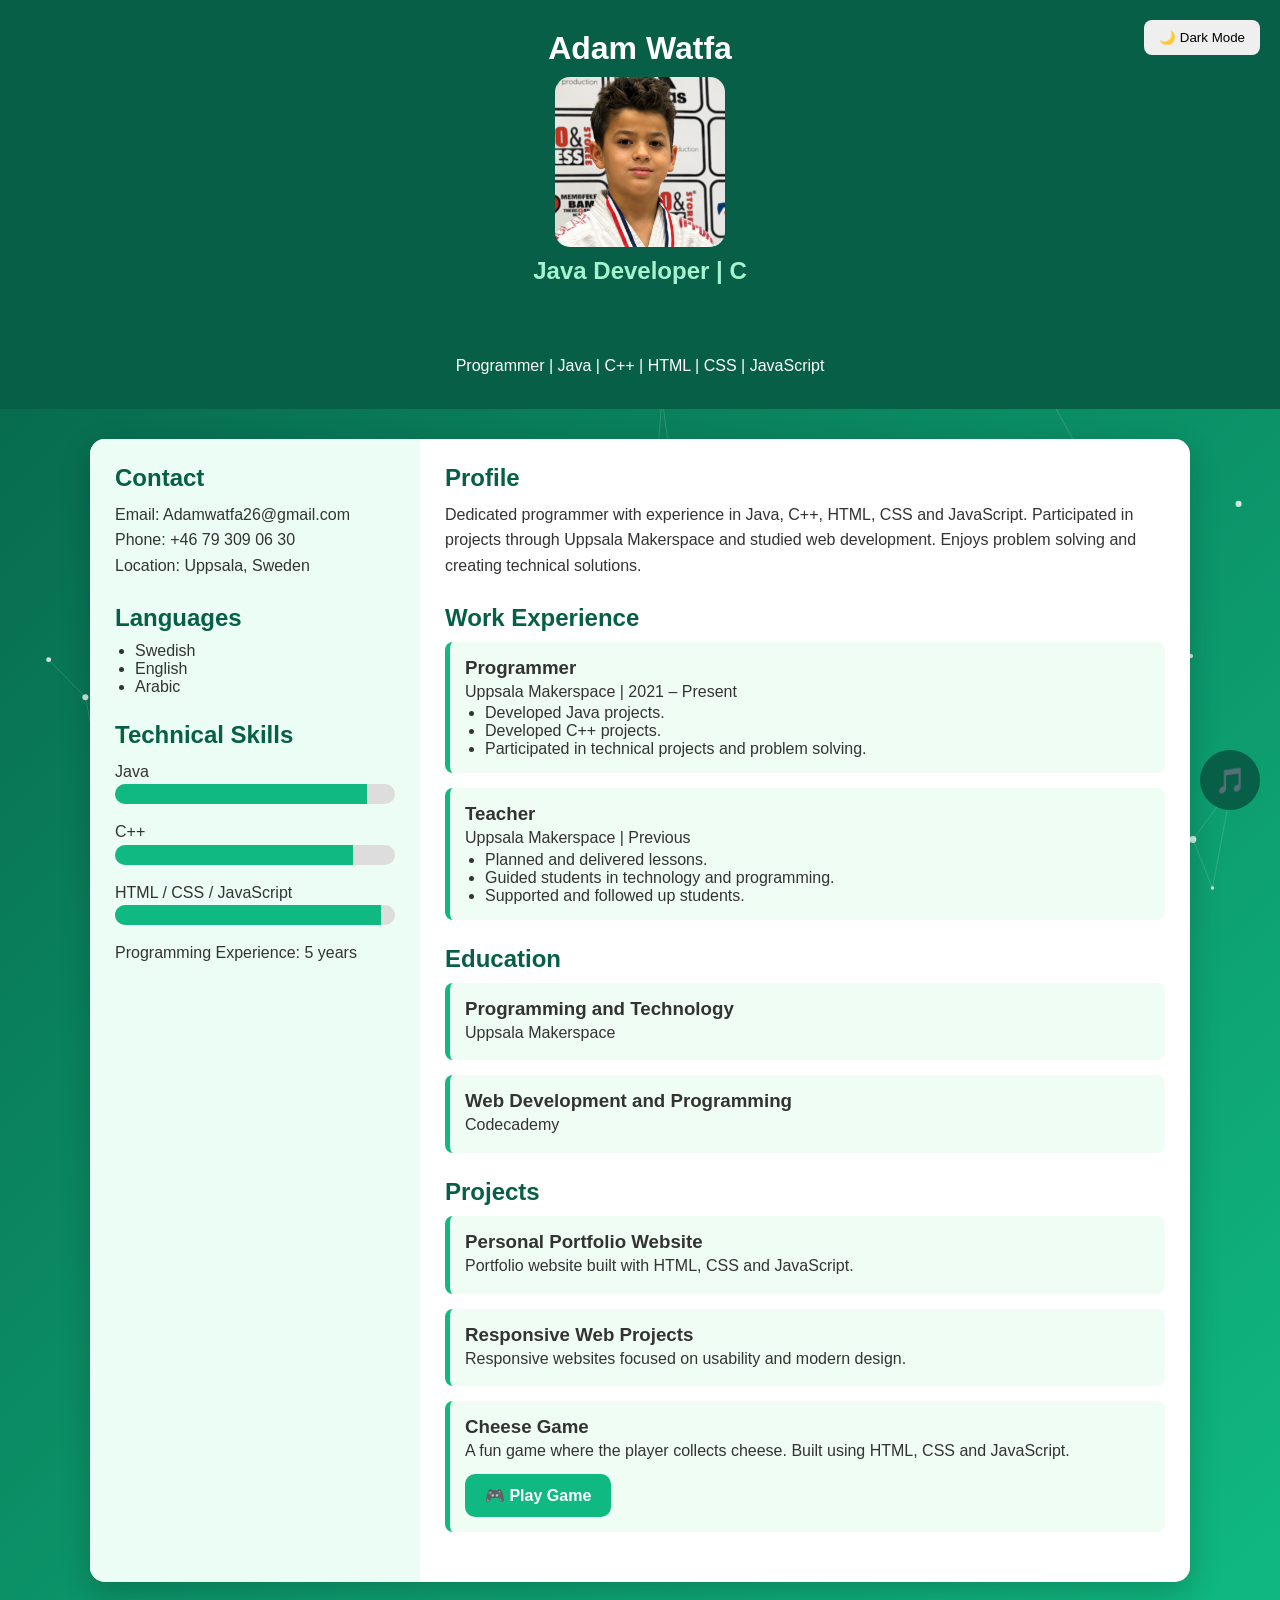
<file: index.html>
<!DOCTYPE html>
<html lang="en">
<head>
<meta charset="UTF-8">
<meta name="viewport" content="width=device-width, initial-scale=1.0">
<title>Adam Watfa | Portfolio & Resume</title>
<link rel="stylesheet" href="style.css">
</head>

<body>

<canvas id="particles"></canvas>

<header>
<button id="themeBtn">🌙 Dark Mode</button>

<h1>Adam Watfa</h1>

<img src="adam_watfa.jpg" alt="Adam Watfa" class="profile-pic">

<h2 id="typing"></h2>

<p><br><br>Programmer | Java | C++ | HTML | CSS | JavaScript</p>
</header>

<div class="container">

<aside>

<section>
<h2>Contact</h2>
<p>Email: Adamwatfa26@gmail.com</p>
<p>Phone: +46 79 309 06 30</p>
<p>Location: Uppsala, Sweden</p>
</section>

<section>
<h2>Languages</h2>
<ul>
<li>Swedish</li>
<li>English</li>
<li>Arabic</li>
</ul>
</section>

<section>
<h2>Technical Skills</h2>

<p>Java</p>
<div class="skill">
<div class="progress java"></div>
</div>

<p>C++</p>
<div class="skill">
<div class="progress cpp"></div>
</div>

<p>HTML / CSS / JavaScript</p>
<div class="skill">
<div class="progress web"></div>
</div>

<p>Programming Experience: <span id="experience"></span> years</p>
</section>

</aside>

<main>

<section>
<h2>Profile</h2>
<p>
Dedicated programmer with experience in Java, C++, HTML, CSS and JavaScript.
Participated in projects through Uppsala Makerspace and studied web development.
Enjoys problem solving and creating technical solutions.
</p>
</section>

<section>
<h2>Work Experience</h2>

<article>
<h3>Programmer</h3>
<p>Uppsala Makerspace | 2021 – Present</p>
<ul>
<li>Developed Java projects.</li>
<li>Developed C++ projects.</li>
<li>Participated in technical projects and problem solving.</li>
</ul>
</article>

<article>
<h3>Teacher</h3>
<p>Uppsala Makerspace | Previous</p>
<ul>
<li>Planned and delivered lessons.</li>
<li>Guided students in technology and programming.</li>
<li>Supported and followed up students.</li>
</ul>
</article>

</section>

<section>
<h2>Education</h2>

<article>
<h3>Programming and Technology</h3>
<p>Uppsala Makerspace</p>
</article>

<article>
<h3>Web Development and Programming</h3>
<p>Codecademy</p>
</article>

</section>

<section>
<h2>Projects</h2>

<article>
<h3>Personal Portfolio Website</h3>
<p>Portfolio website built with HTML, CSS and JavaScript.</p>
</article>

<article>
<h3>Responsive Web Projects</h3>
<p>Responsive websites focused on usability and modern design.</p>
</article>

<article>
<h3>Cheese Game</h3>
<p>
A fun game where the player collects cheese.
Built using HTML, CSS and JavaScript.
</p>

<a href="ostspel.html" class="play-btn">
🎮 Play Game
</a>
</article>

</section>

</main>

</div>

<button id="topBtn">↑</button>

<audio id="bgMusic" loop>
<source src="music.mp3" type="audio/mpeg">
</audio>

<button id="musicBtn">🎵</button>

<script src="script.js"></script>

</body>
</html>
</file>
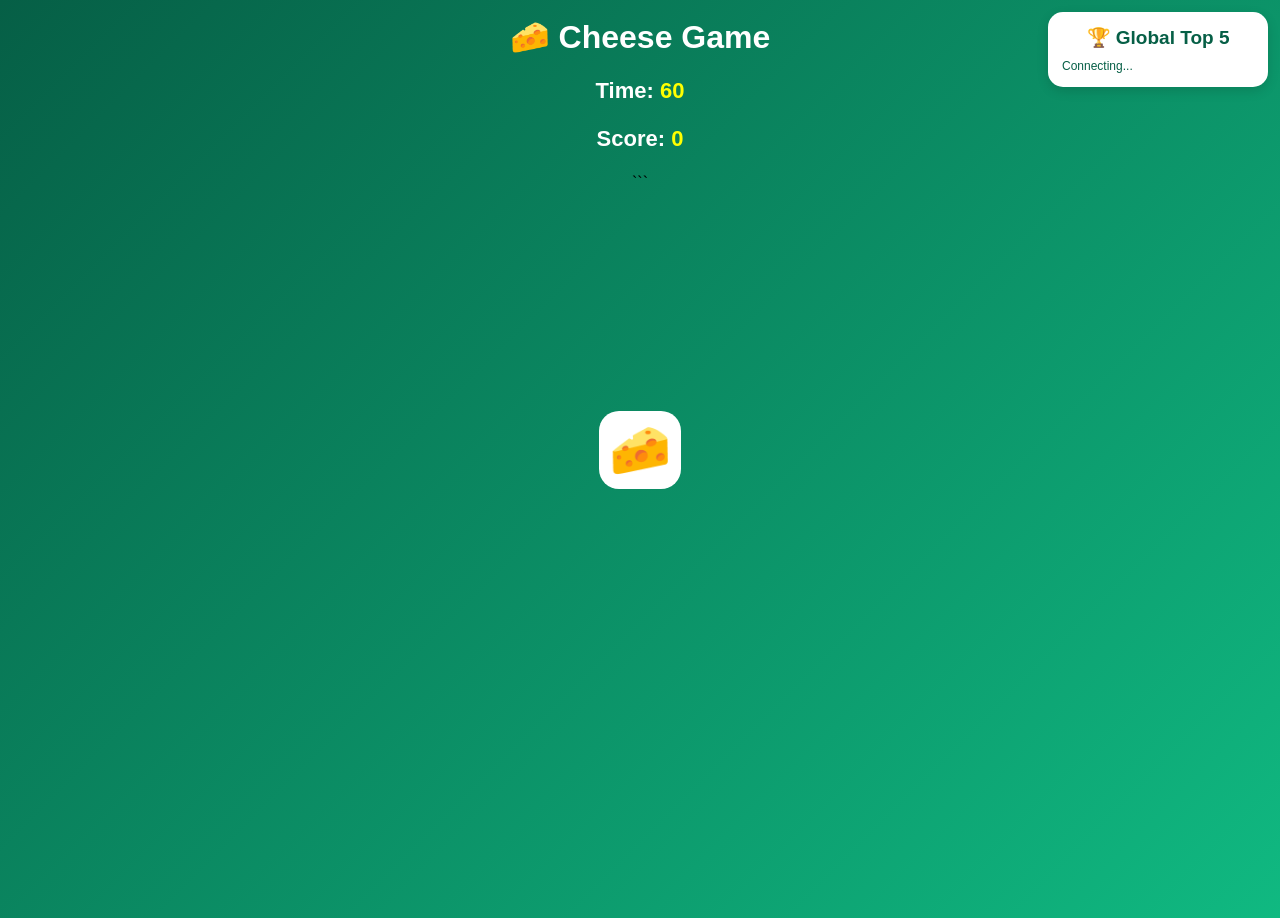
<file: ostspel.html>
<!DOCTYPE html>
<html lang="en">
<head>
<meta charset="UTF-8">
<meta name="viewport" content="width=device-width, initial-scale=1">
<title>🧀 Cheese Game</title>

<style>
* { box-sizing: border-box; }

body {
    margin: 0;
    overflow: hidden;
    font-family: Arial, sans-serif;
    text-align: center;
    background: linear-gradient(135deg, #065f46, #10b981);
    min-height: 100vh;
}

h1 { color: white; margin-top: 18px; }

p {
    color: white;
    font-size: 22px;
    font-weight: bold;
}

#score, #timer { color: yellow; }

#cheese {
    position: absolute;
    left: 50%;
    top: 50%;
    transform: translate(-50%, -50%);
    font-size: 50px;
    border: none;
    background: white;
    border-radius: 20px;
    padding: 10px;
    cursor: pointer;
    touch-action: manipulation;
}

#leaderboard {
    position: fixed;
    top: 12px;
    right: 12px;
    background: white;
    color: #065f46;
    padding: 14px;
    border-radius: 15px;
    width: 220px;
    text-align: left;
    z-index: 2;
    box-shadow: 0 4px 12px #0002;
}

#leaderboard h2 {
    text-align: center;
    margin: 0 0 10px;
    font-size: 19px;
}

#leaderList {
    margin: 0;
    padding-left: 25px;
    font-weight: bold;
    overflow-wrap: anywhere;
}

#leaderStatus {
    font-size: 12px;
    font-weight: normal;
    color: #065f46;
    margin-top: 8px;
}

#messageBox {
    display: none;
    position: fixed;
    top: 50%;
    left: 50%;
    transform: translate(-50%, -50%);
    background: white;
    color: #065f46;
    padding: 24px;
    border-radius: 20px;
    z-index: 10;
    width: min(90%, 400px);
    box-shadow: 0 8px 30px #0004;
}

#messageBox p { color: #065f46; }

#playerName {
    width: 90%;
    padding: 12px;
    border: 1px solid #ccc;
    border-radius: 8px;
    font-size: 16px;
}

#saveBtn, #playAgainBtn, #backBtn {
    background: #10b981;
    color: white;
    border: none;
    padding: 12px 16px;
    border-radius: 10px;
    font-weight: bold;
    cursor: pointer;
    text-decoration: none;
    display: inline-block;
    margin: 7px 3px;
}

button:disabled {
    opacity: .6;
    cursor: wait;
}

#saveStatus {
    font-size: 14px;
    overflow-wrap: anywhere;
}

@media (max-width: 600px) {
    #leaderboard {
        width: 155px;
        font-size: 12px;
        padding: 9px;
        top: 7px;
        right: 7px;
    }

    #leaderboard h2 { font-size: 15px; }
    #cheese { font-size: 42px; }
}
</style>
</head>

<body>

<h1>🧀 Cheese Game</h1>

<p>Time: <span id="timer">60</span></p>
<p>Score: <span id="score">0</span></p>

<div id="leaderboard">
    <h2>🏆 Global Top 5</h2>
    <ol id="leaderList"></ol>
    <div id="leaderStatus">Connecting...</div>
</div>

<button id="cheese" aria-label="Eat cheese"
        onclick="eatCheese()">🧀</button>

<div id="messageBox">
    <h2>⏰ Time's Up!</h2>
    <p>Your Score: <span id="finalScore">0</span></p>
    <input id="playerName" maxlength="25"
           placeholder="Enter your name"
           autocomplete="nickname">
    <br><br>
    <button id="saveBtn" onclick="saveScore()">Save Score</button>
    <button id="playAgainBtn" onclick="playAgain()">🔁 Play Again</button>
    <a href="index.html" id="backBtn">⬅ Back</a>
    <p id="saveStatus" role="status"></p>
</div>

<audio id="music" loop>
    <source src="music.mp3" type="audio/mpeg">
</audio>

<script>
const SUPABASE_URL =
    "https://qjgwkvrtmlqdqwehzlfe.supabase.co";

const SUPABASE_KEY =
    "sb_publishable_4sQgHCAuVRcxgRdOmzySHA_vbXzfWRC";

const SCORES_URL = SUPABASE_URL + "/rest/v1/cheese_scores";

let score = 0;
let timeLeft = 60;
let musicStarted = false;
let gameOver = false;
let scoreSaved = false;

const cheese = document.getElementById("cheese");
const music = document.getElementById("music");

async function dbRequest(url, options = {}) {
    const response = await fetch(url, {
        ...options,
        headers: {
            "apikey": SUPABASE_KEY,
            "Authorization": "Bearer " + SUPABASE_KEY,
            ...options.headers
        }
    });

    if (!response.ok) {
        const details = await response.text();
        throw new Error("HTTP " + response.status + ": " + details);
    }

    if (response.status === 204) return null;

    const text = await response.text();
    return text ? JSON.parse(text) : null;
}

async function showLeaderboard() {
    const list = document.getElementById("leaderList");
    const status = document.getElementById("leaderStatus");

    try {
        const query = SCORES_URL +
            "?select=player_name,score,created_at" +
            "&order=score.desc,created_at.asc" +
            "&limit=5";

        const players = await dbRequest(query);

        list.replaceChildren();

        players.forEach(function(player) {
            const item = document.createElement("li");
            item.textContent = player.player_name + " - " + player.score;
            list.appendChild(item);
        });

        status.textContent = players.length
            ? "🌍 Global leaderboard"
            : "No scores yet. Be first!";
    }  {
        console.error("Leaderboard error:", error);
        status.textContent = "Couldn't load scores. Check database setup.";
    }
}

showLeaderboard();

// Refresh the shared leaderboard every 30 seconds.
setInterval(showLeaderboard, 30000);

const timerInterval = setInterval(function() {
    if (timeLeft > 0) timeLeft--;

    document.getElementById("timer").textContent = timeLeft;

    if (timeLeft <= 0) {
        clearInterval(timerInterval);
        gameOver = true;
        cheese.style.display = "none";
        document.getElementById("finalScore").textContent = score;
        document.getElementById("messageBox").style.display = "block";
    }
}, 1000);

function eatCheese() {
    if (gameOver) return;

    if (!musicStarted) {
        music.play().catch(function(error) {
            console.log("Music playback unavailable:", error);
        });
        musicStarted = true;
    }

    score++;
    document.getElementById("score").textContent = score;

    const maxX = Math.max(0, window.innerWidth - cheese.offsetWidth);
    const maxY = Math.max(80, window.innerHeight - cheese.offsetHeight);

    cheese.style.left = Math.random() * maxX + "px";
    cheese.style.top =
        (80 + Math.random() * Math.max(0, maxY - 80)) + "px";
    cheese.style.transform = "none";
}

async function saveScore() {
    if (scoreSaved) return;

    const nameField = document.getElementById("playerName");
    const saveBtn = document.getElementById("saveBtn");
    const status = document.getElementById("saveStatus");

    const name = nameField.value.trim().slice(0, 25) || "Customer";

    saveBtn.disabled = true;
    status.textContent = "Saving score...";

    try {
        await dbRequest(SCORES_URL, {
            method: "POST",
            headers: {
                "Content-Type": "application/json",
                "Prefer": "return=minimal"
            },
            body: JSON.stringify({
                player_name: name,
                score: score
            })
        });

        scoreSaved = true;
        status.textContent = "✅ Score saved to the global leaderboard!";
        saveBtn.textContent = "Saved!";
        await showLeaderboard();
    } catch (error) {
        console.error("Save score error:", error);
        status.textContent =
            "Couldn't save. Check Supabase table and permissions.";
        saveBtn.disabled = false;
    }
}

function playAgain() {
    location.reload();
}
</script>

</body>
</html>
```
</file>
<file: style.css>
*{
    margin:0;
    padding:0;
    box-sizing:border-box;
}

body{
    font-family:Arial, sans-serif;
    background:linear-gradient(135deg,#065f46,#10b981);
    color:#333;
    min-height:100vh;
}

#particles{
    position:fixed;
    top:0;
    left:0;
    width:100%;
    height:100%;
    z-index:0;
}

header,
.container,
#topBtn,
#musicBtn{
    position:relative;
    z-index:1;
}

header{
    background:#065f46;
    color:white;
    text-align:center;
    padding:30px;
}

.profile-pic{
    width:170px;
    height:170px;
    object-fit:cover;
    border-radius:15px;
    display:block;
    margin:10px auto;
}

#themeBtn{
    position:absolute;
    top:20px;
    right:20px;
    padding:10px 15px;
    border:none;
    border-radius:8px;
    cursor:pointer;
}

#typing{
    color:#a7f3d0;
    height:35px;
    margin-bottom:10px;
}

.container{
    max-width:1100px;
    margin:30px auto;
    display:flex;
    background:white;
    border-radius:15px;
    overflow:hidden;
    box-shadow:0 10px 30px rgba(0,0,0,0.2);
}

aside{
    width:30%;
    background:#ecfdf5;
    padding:25px;
}

main{
    width:70%;
    padding:25px;
}

section{
    margin-bottom:25px;
}

h2{
    color:#065f46;
    margin-bottom:10px;
}

p{
    line-height:1.6;
}

ul{
    padding-left:20px;
}

article{
    background:#f0fdf4;
    padding:15px;
    border-left:5px solid #10b981;
    border-radius:8px;
    margin-bottom:15px;
    transition:all 0.3s ease;
}

article:hover{
    transform:translateY(-5px) scale(1.02);
    box-shadow:0 10px 25px rgba(0,0,0,0.25);
}

.skill{
    width:100%;
    height:20px;
    background:#ddd;
    border-radius:20px;
    overflow:hidden;
    margin-bottom:15px;
}

.progress{
    width:0;
    height:100%;
    background:#10b981;
    transition:2s;
}

.play-btn{
    display:inline-block;
    margin-top:10px;
    padding:12px 20px;
    background:#10b981;
    color:white;
    text-decoration:none;
    border-radius:10px;
    font-weight:bold;
    transition:0.3s;
}

.play-btn:hover{
    background:#065f46;
    transform:scale(1.05);
}

.hidden{
    opacity:0;
    transform:translateY(40px);
    transition:0.8s;
}

.show{
    opacity:1;
    transform:translateY(0);
}

#topBtn{
    position:fixed;
    bottom:20px;
    right:20px;
    width:50px;
    height:50px;
    border:none;
    border-radius:50%;
    background:#10b981;
    color:white;
    font-size:22px;
    cursor:pointer;
    display:none;
    z-index:9999;
}

#musicBtn{
    position:fixed;
    bottom:90px;
    right:20px;
    width:60px;
    height:60px;
    border:none;
    border-radius:50%;
    background:#065f46;
    color:white;
    font-size:25px;
    cursor:pointer;
    z-index:9999;
}

#musicBtn:hover,
#topBtn:hover{
    background:#047857;
}

.dark-mode{
    background:#111827;
    color:white;
}

.dark-mode .container{
    background:#1f2937;
}

.dark-mode aside{
    background:#111827;
}

.dark-mode article{
    background:#374151;
    color:white;
}

.dark-mode h2{
    color:#a7f3d0;
}

@media(max-width:768px){

    .container{
        flex-direction:column;
    }

    aside,
    main{
        width:100%;
    }

    .profile-pic{
        width:170px;
        height:170px;
    }

    header h1{
        font-size:2rem;
    }
}
</file>
